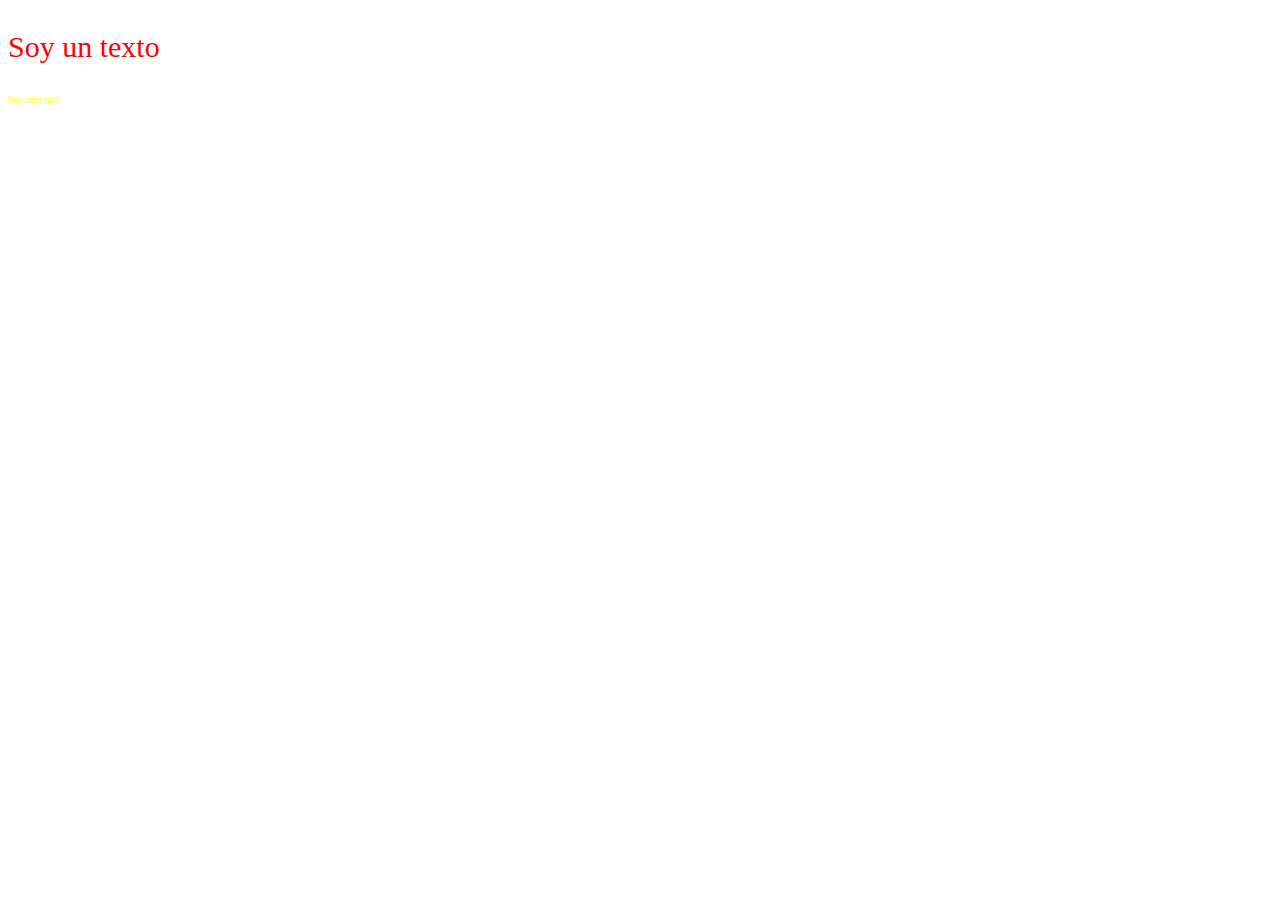
<file: CSS/claseCss/index.html>
<!DOCTYPE html>
<html lang="en">
<head>
  <meta charset="UTF-8">
  <meta http-equiv="X-UA-Compatible" content="IE=edge">
  <meta name="viewport" content="width=device-width, initial-scale=1.0">
  <link rel="stylesheet" href="style.css">
  <title>Clase CSS</title>
</head>
<body>
  <p class="parrafo">Soy un texto</p>
  <p id="texto">Soy otro text</p>
</body>
</html>
</file>
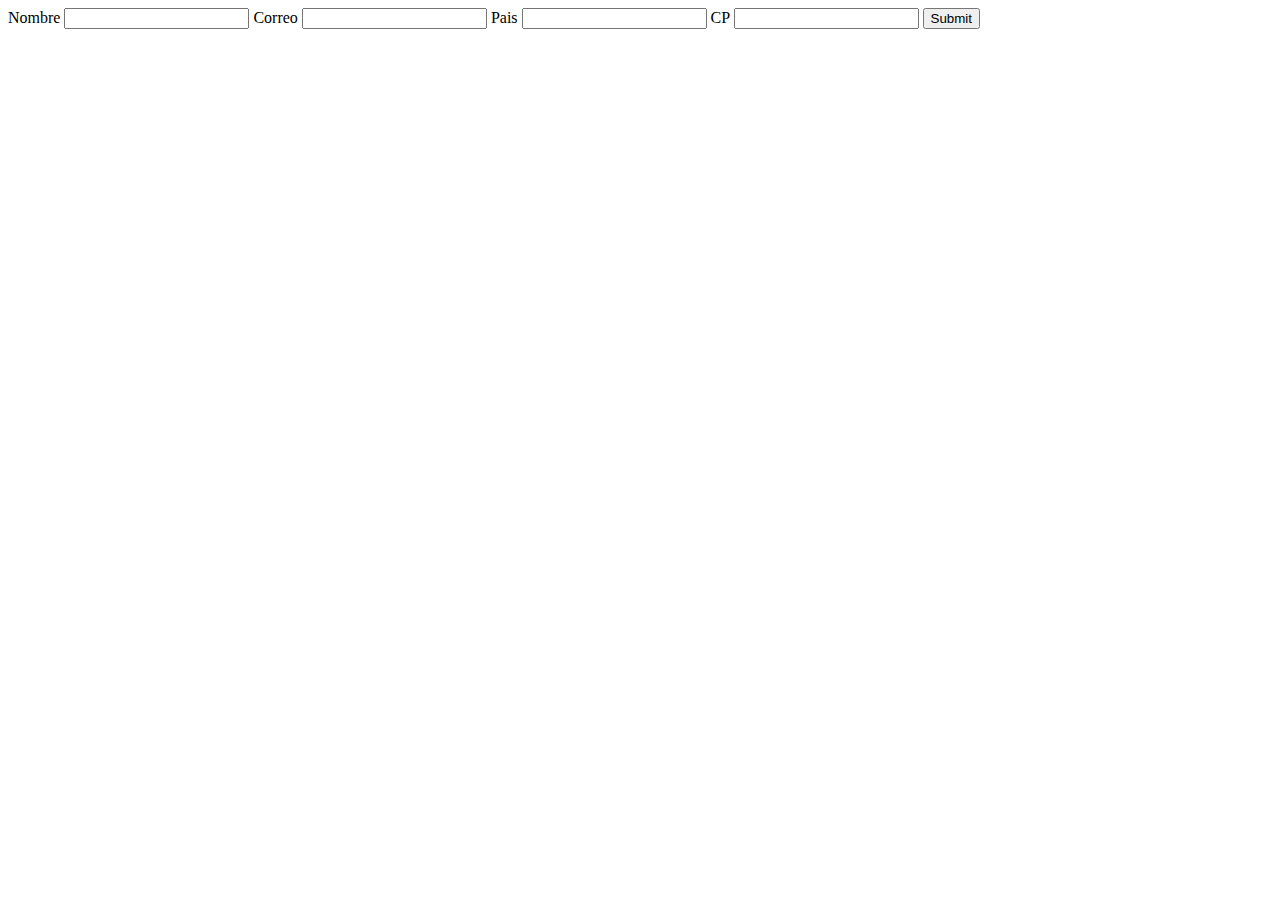
<file: HTML/claseCalendario/index.html>
<!DOCTYPE html>
<html lang="en">
<head>
  <meta charset="UTF-8">
  <meta http-equiv="X-UA-Compatible" content="IE=edge">
  <meta name="viewport" content="width=device-width, initial-scale=1.0">
  <title>Calendario</title>
</head>
<body>
  <main>
    <form action="">
      <label for="nombre">
        <span>Nombre</span>
        <input type="text" name="nombre" id="nombre" autocomplete="name"  required>
      </label>
      <label for="correo">
        <span>Correo</span>
        <input type="email" name="correo" id="correo" autocomplete="email">
      </label>
      <label for="pais">
        <span>Pais</span>
        <input type="text" name="pais" id="pais" autocomplete="country">
      </label>
      <label for="cp">
        <span>CP</span>
        <input type="text" name="cp" id="cp" autocomplete="postal-code">
      </label>
      <input type="submit">
    </form>
  </main>
</body>
</html>
</file>
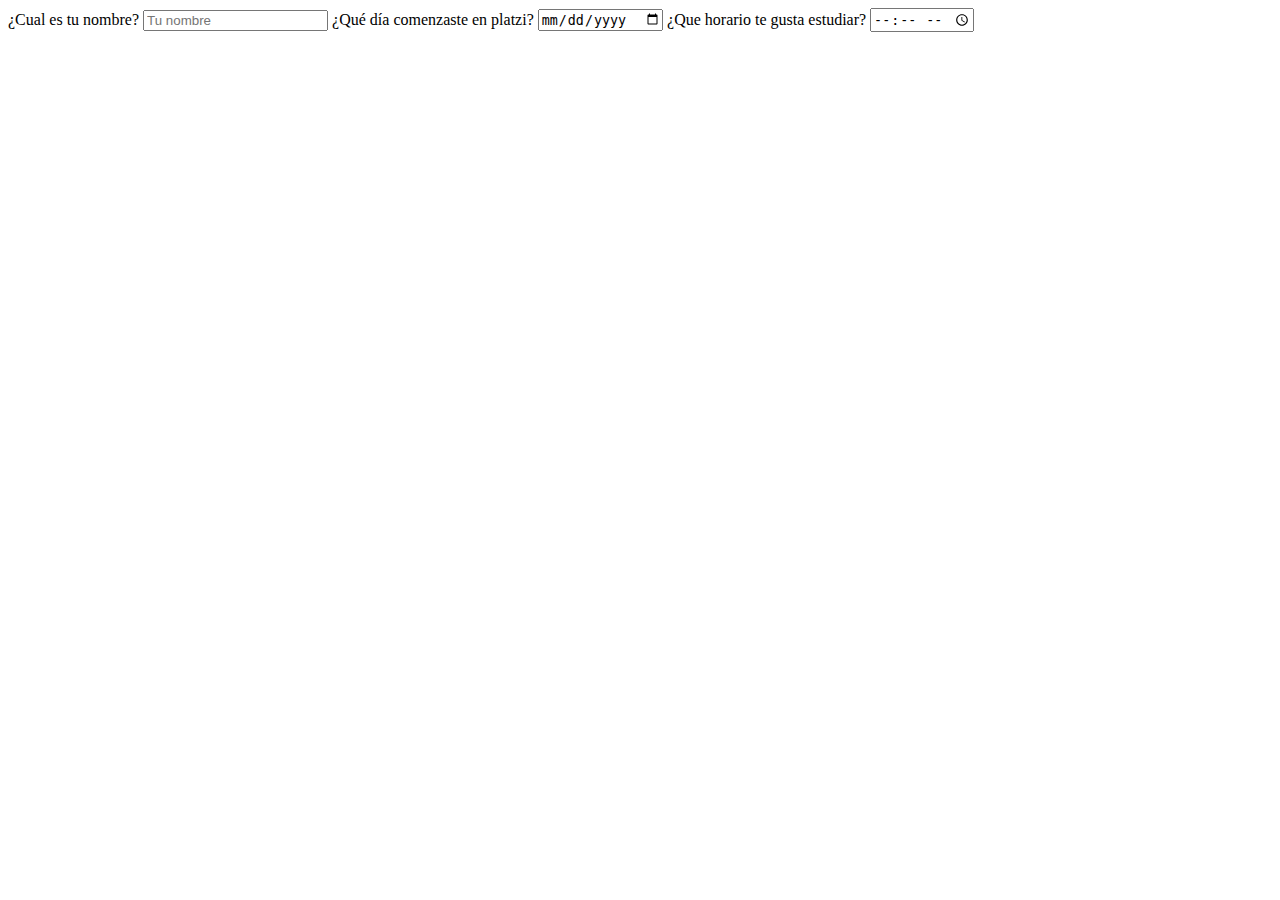
<file: HTML/claseForm/index.html>
<!DOCTYPE html>
<html lang="en">
<head>
  <meta charset="UTF-8">
  <meta http-equiv="X-UA-Compatible" content="IE=edge">
  <meta name="viewport" content="width=device-width, initial-scale=1.0">
  <title>Formulario</title>
</head>
<body>
  <main>
    <form action="">
      <label for="nombre">
        <span>¿Cual es tu nombre?</span>
        <input type="text" id="nombre" placeholder="Tu nombre">
      </label>
      <label for="inicio-platzi">
        <span>¿Qué día comenzaste en platzi?</span>
        <input type="date" id="inicio-platzi">
      </label>
      <label for="horario">
        <span>¿Que horario te gusta estudiar?</span>
        <input type="time" id="horario">
      </label>
    </form>
  </main>
</body>
</html>
</file>
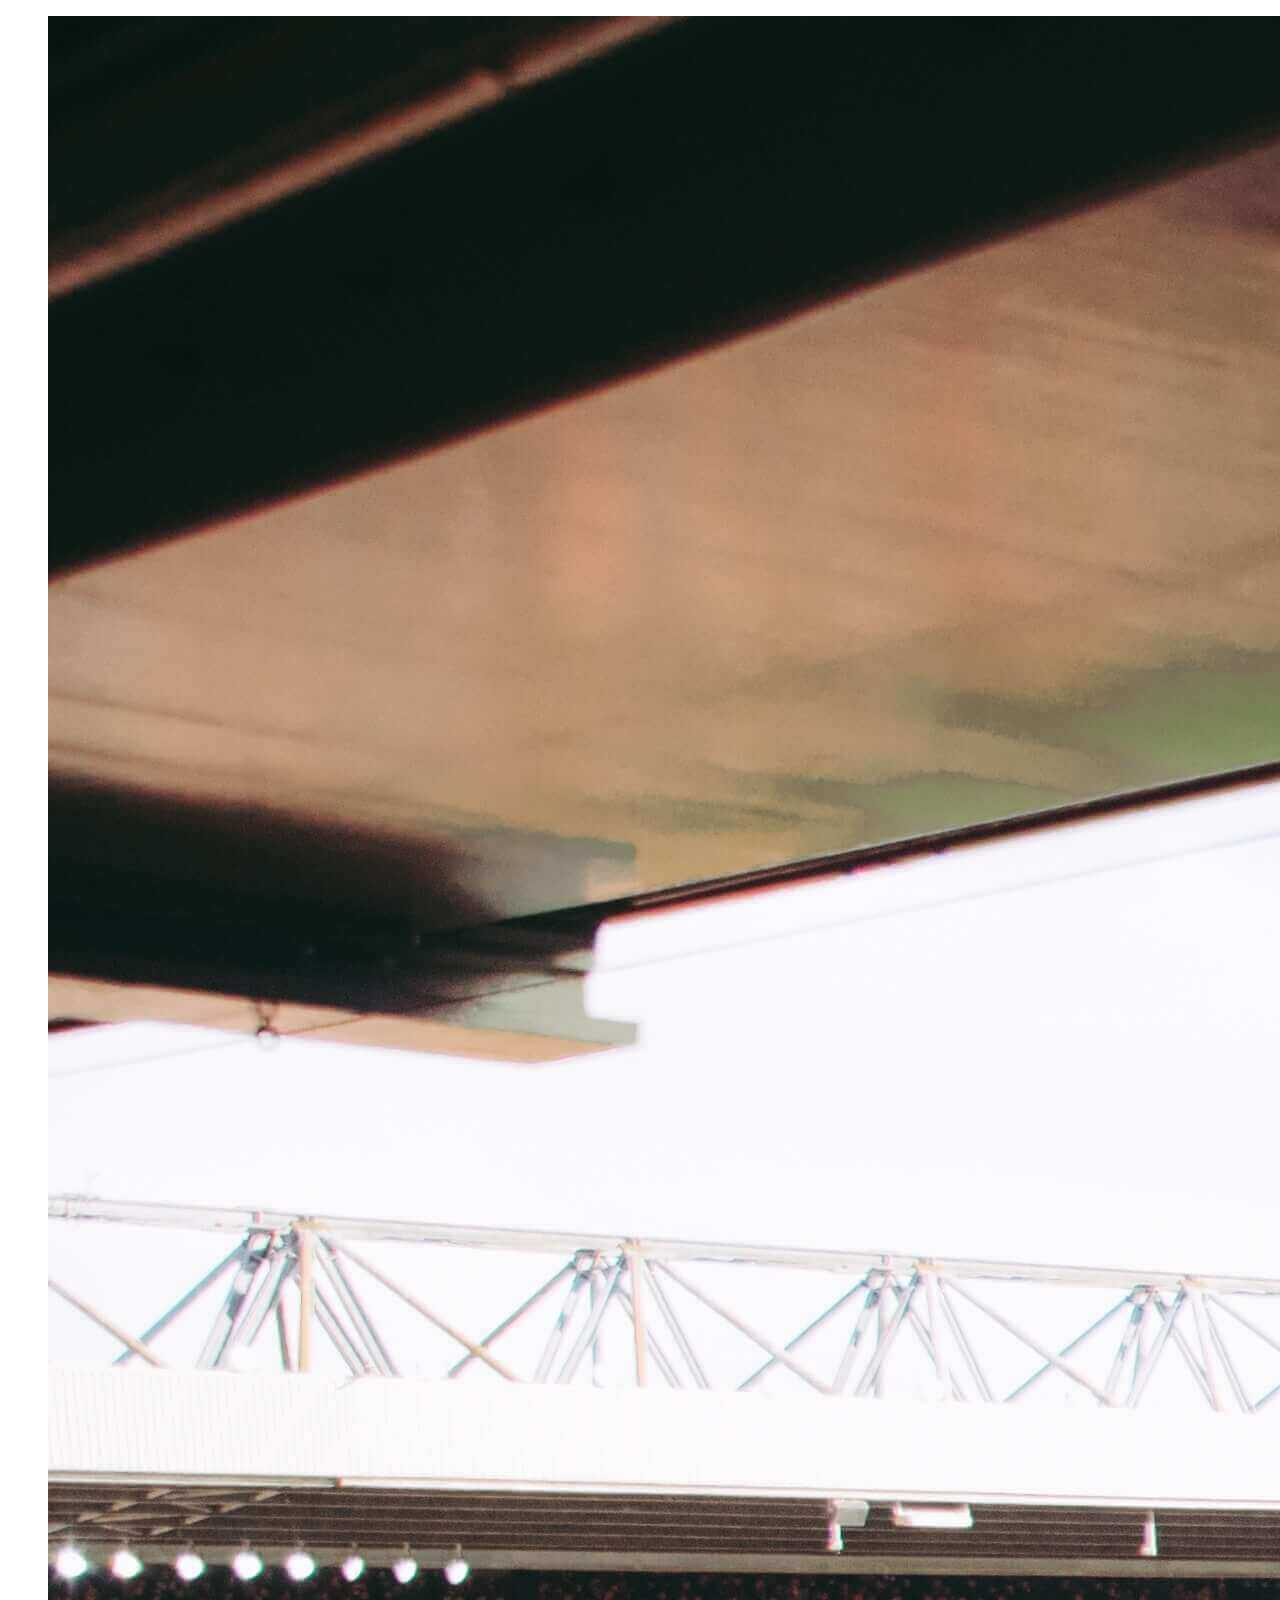
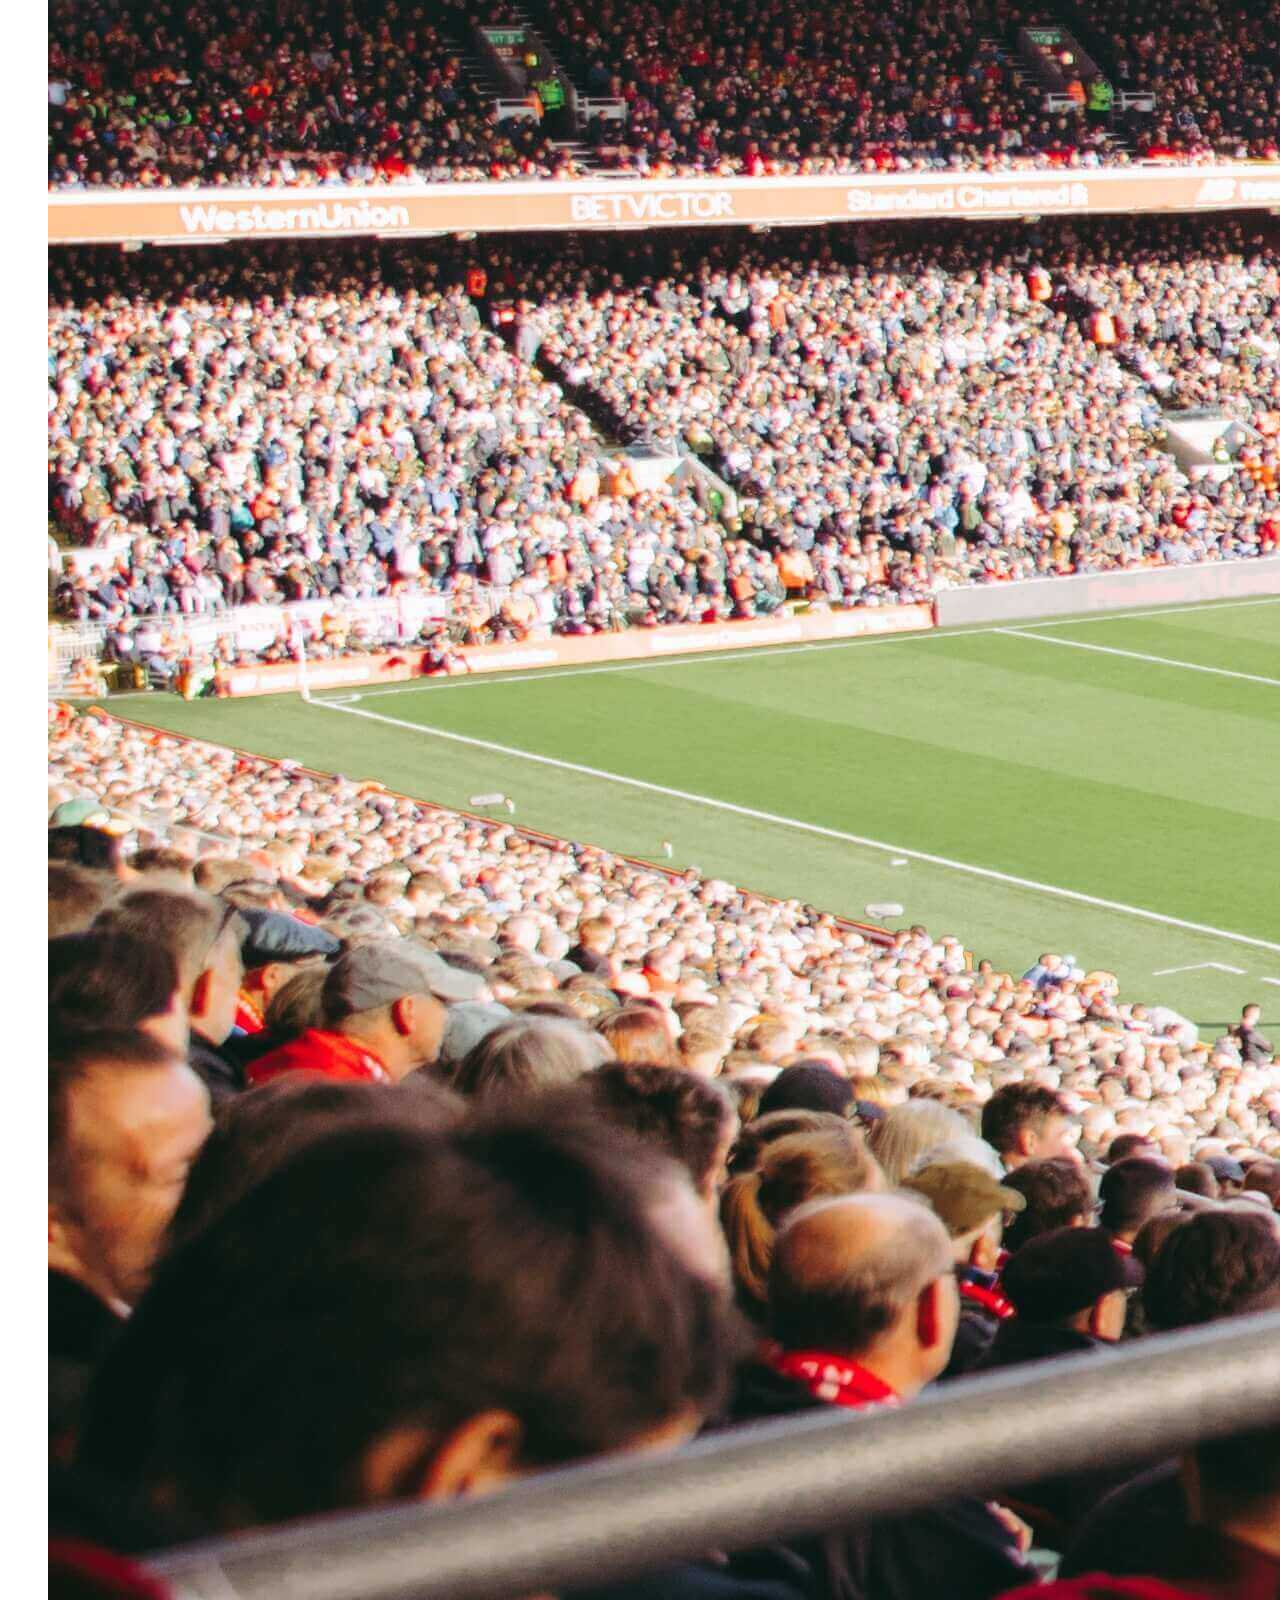
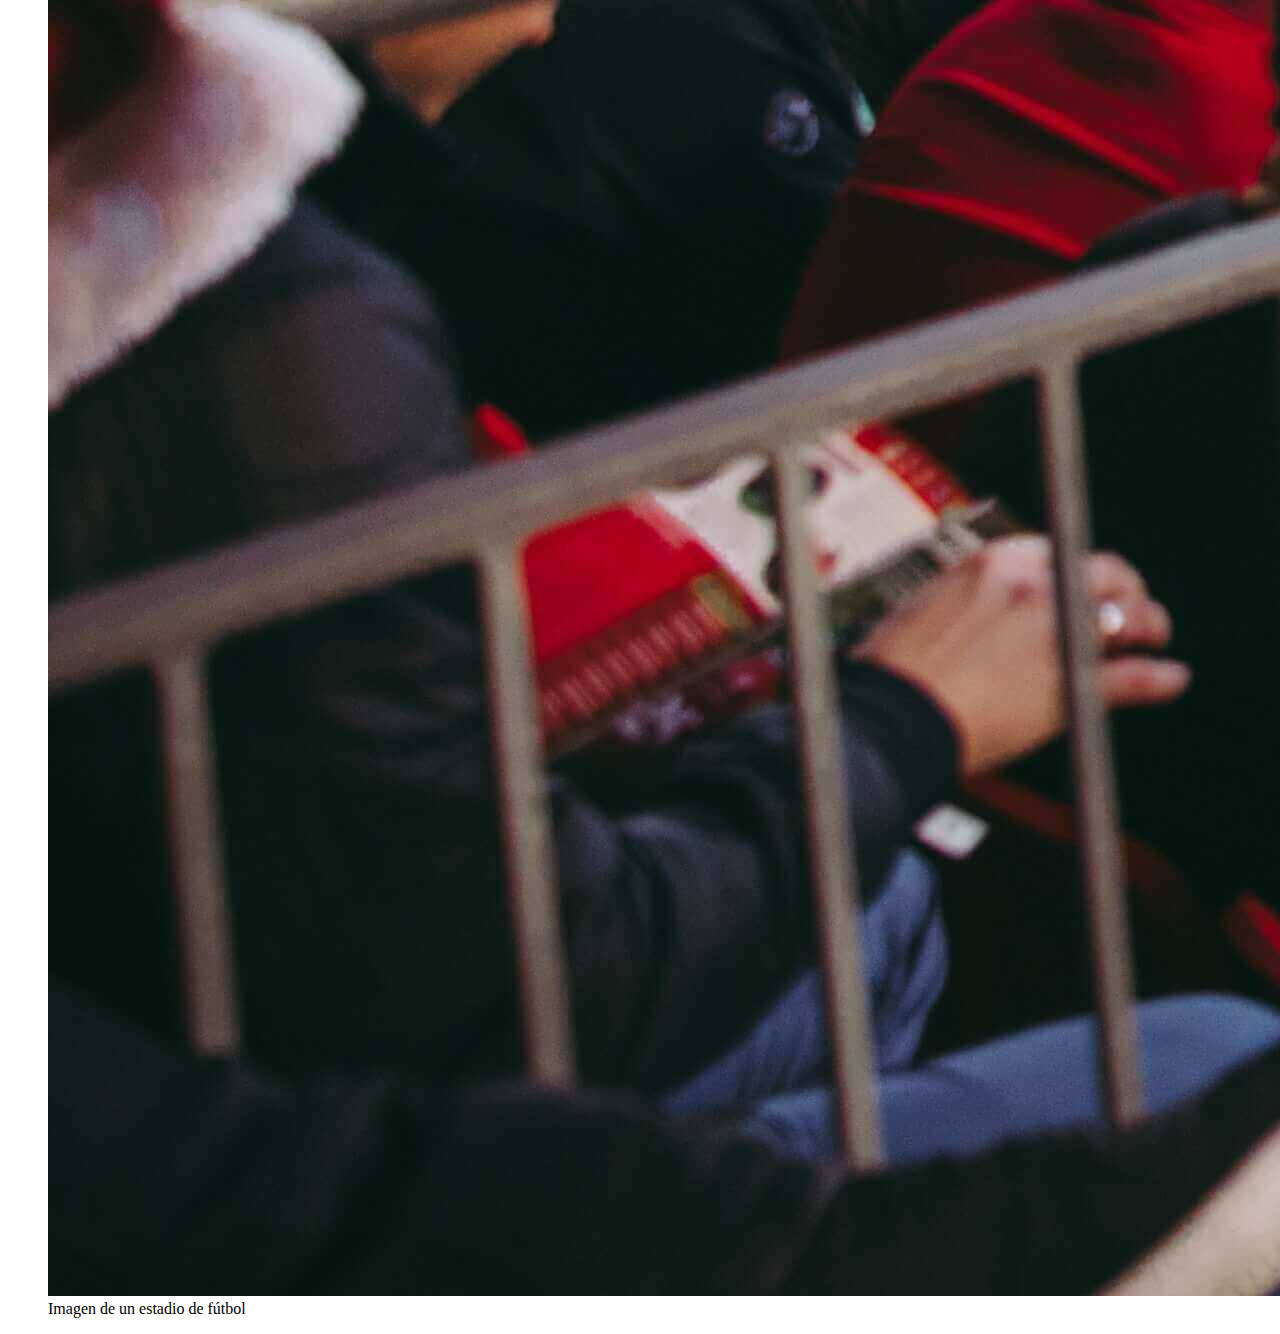
<file: HTML/claseImg/index.html>
<!DOCTYPE html>
<html lang="en">
<head>
  <meta charset="UTF-8">
  <meta http-equiv="X-UA-Compatible" content="IE=edge">
  <meta name="viewport" content="width=device-width, initial-scale=1.0">
  <title>Imágenes</title>
</head>
<body>
  <main>
    <section>
      <figure>
        <img 
          src="img/pixel.jpg" 
          alt="Imagen de estadio"
        >
        <figcaption>Imagen de un estadio de fútbol</figcaption>
      </figure>
    </section>
  </main>
</body>
</html>
</file>
<file: CSS/claseCss/style.css>
p {
  color: blue;
  font-size: 30px;
}

/* class */

.parrafo {
  color: red
}

/*id */
#texto {
  color: yellow;
  font-size: 10px;
}
</file>
